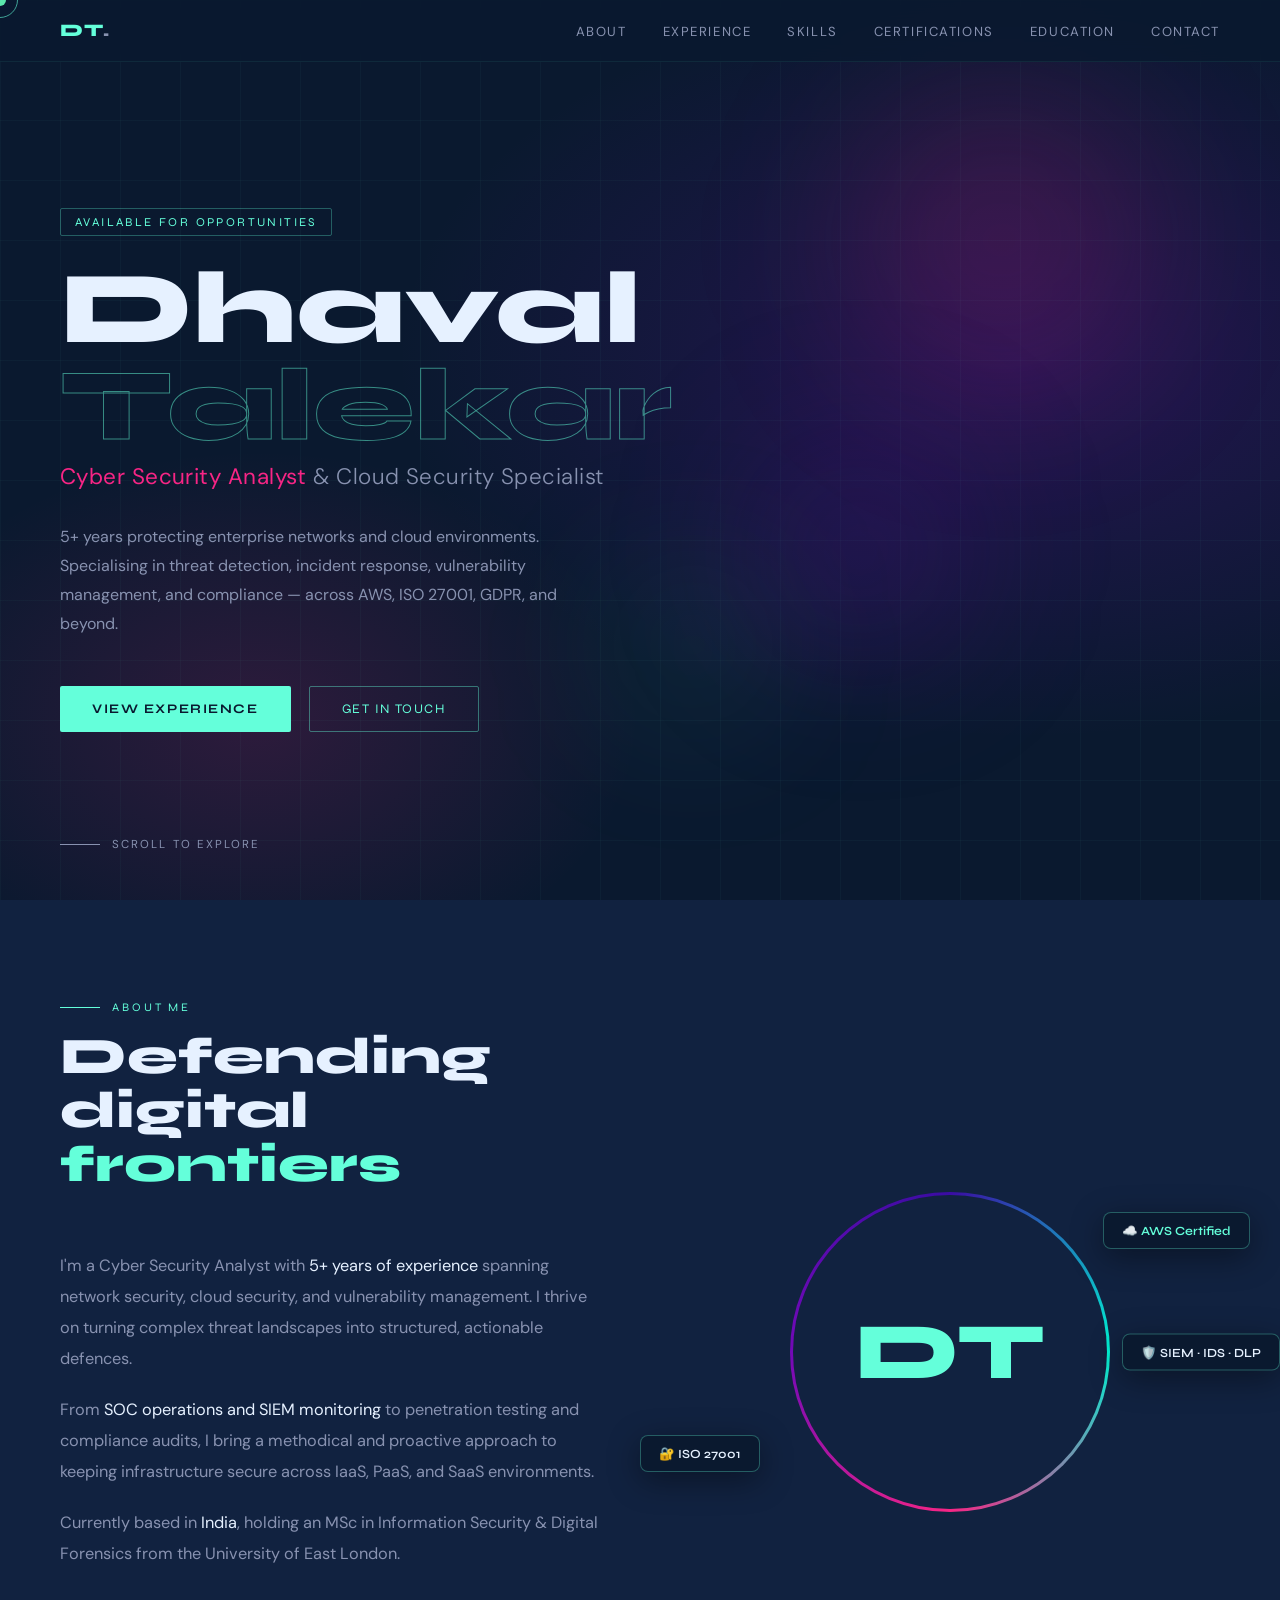
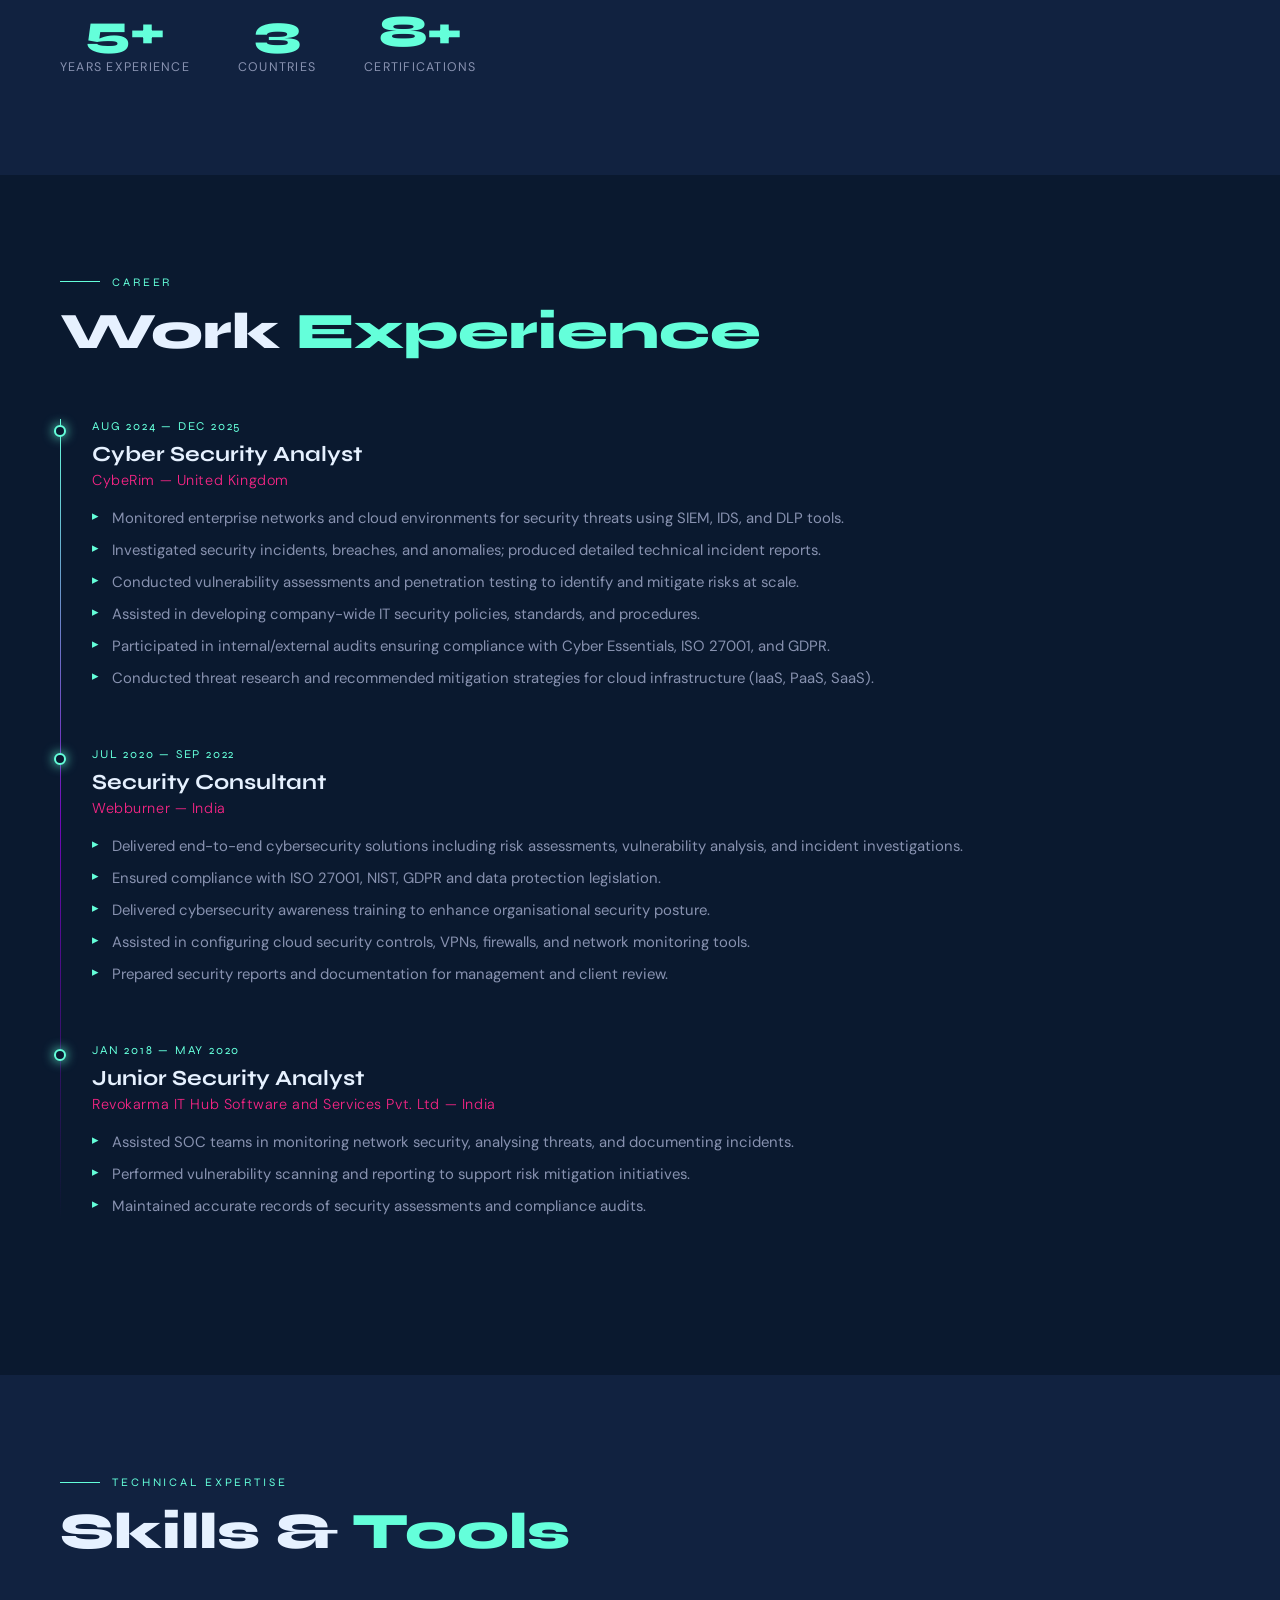
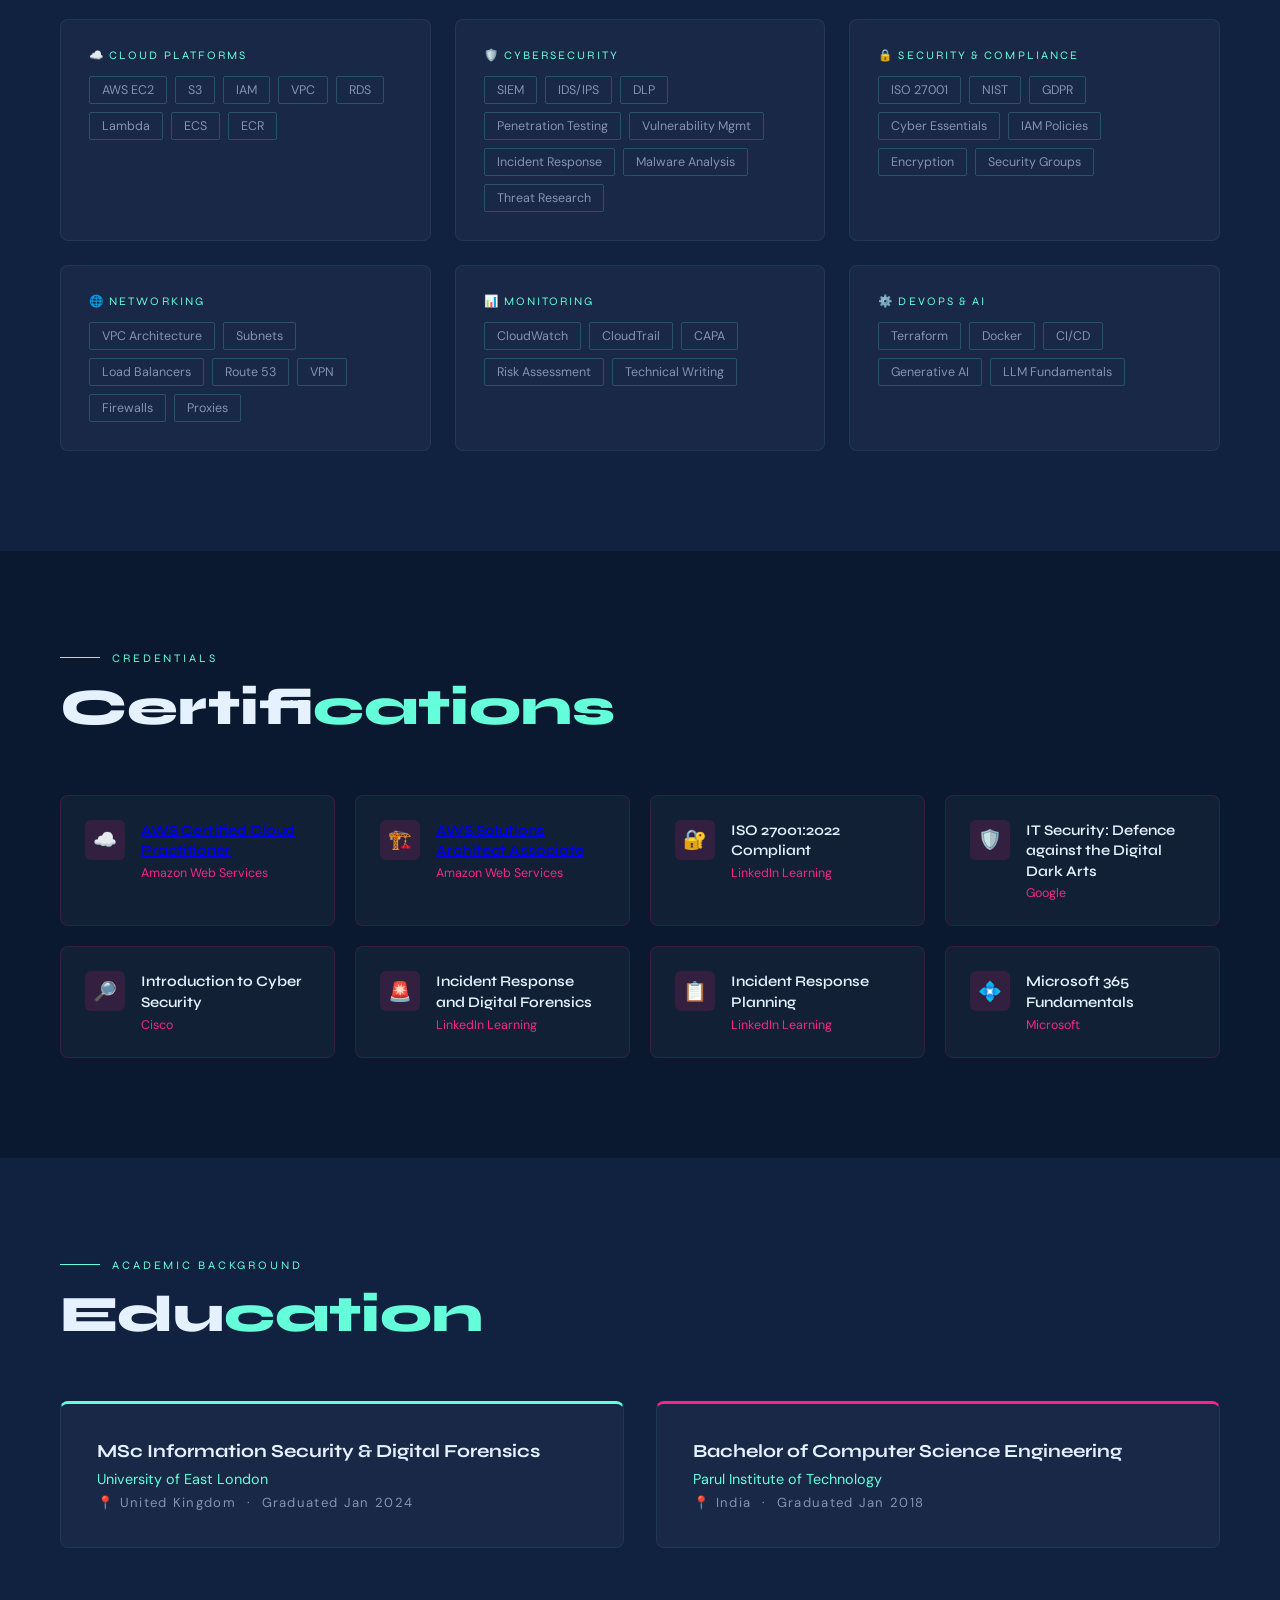
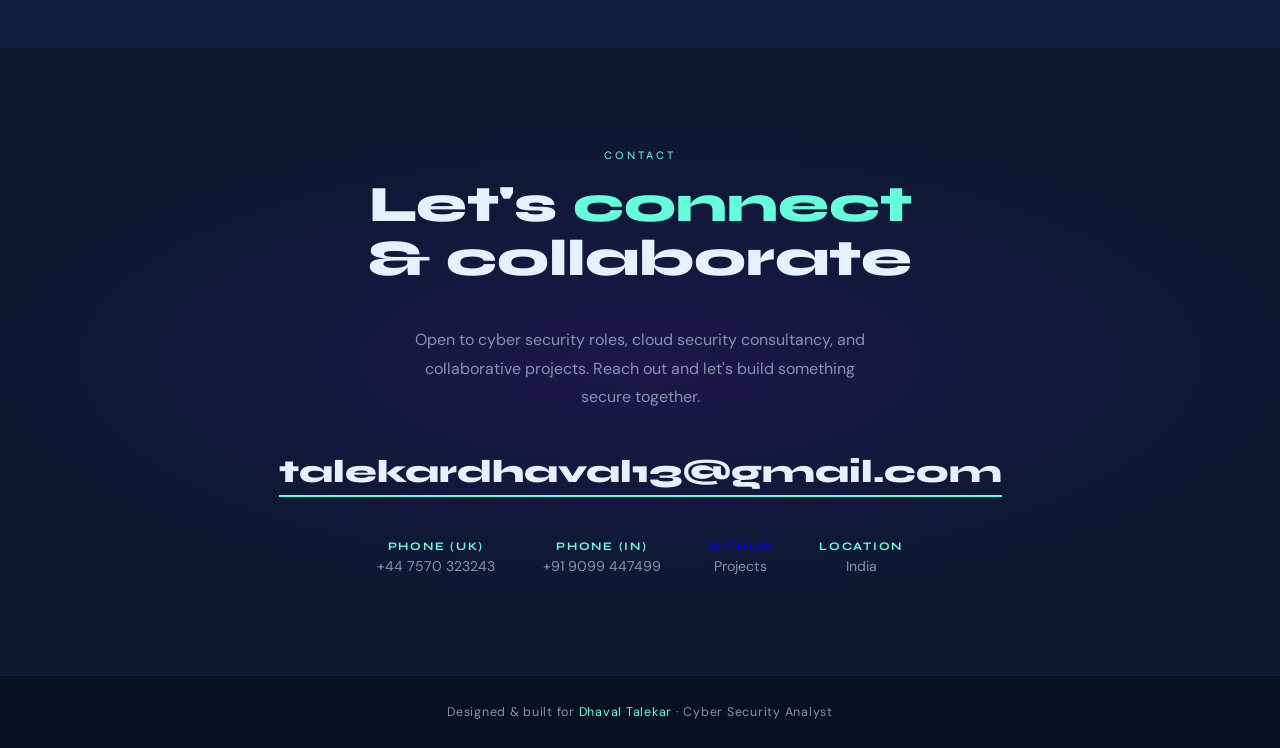
<file: index.html>
<!DOCTYPE html>
<html lang="en">
<head>
<meta charset="UTF-8" />
<meta name="viewport" content="width=device-width, initial-scale=1.0" />
<title>Dhaval Talekar (🛡️ SOC Analyst Portfolio | SIEM + AWS Projects)</title>
<link href="https://fonts.googleapis.com/css2?family=Syne:wght@400;600;700;800&family=DM+Sans:ital,wght@0,300;0,400;1,300&display=swap" rel="stylesheet" />
<style>
  *, *::before, *::after { box-sizing: border-box; margin: 0; padding: 0; }

  :root {
    --cyan:   #00f5d4;
    --blue:   #0a192f;
    --mid:    #112240;
    --accent: #64ffda;
    --pink:   #f72585;
    --purple: #7209b7;
    --white:  #e6f1ff;
    --muted:  #8892b0;
    --grad: linear-gradient(135deg, #f72585 0%, #7209b7 50%, #3a0ca3 100%);
  }

  html { scroll-behavior: smooth; }

  body {
    font-family: 'DM Sans', sans-serif;
    background: var(--blue);
    color: var(--white);
    overflow-x: hidden;
    cursor: none;
  }

  /* ── Custom Cursor ── */
  #cursor {
    position: fixed; top: 0; left: 0; width: 12px; height: 12px;
    background: var(--accent); border-radius: 50%; pointer-events: none;
    z-index: 9999; transform: translate(-50%,-50%);
    transition: transform .15s ease, background .3s;
    mix-blend-mode: difference;
  }
  #cursor-ring {
    position: fixed; top: 0; left: 0; width: 36px; height: 36px;
    border: 1.5px solid var(--accent); border-radius: 50%; pointer-events: none;
    z-index: 9998; transform: translate(-50%,-50%);
    transition: all .35s cubic-bezier(.175,.885,.32,1.275);
    opacity: .6;
  }

  /* ── Navigation ── */
  nav {
    position: fixed; top: 0; width: 100%; z-index: 900;
    display: flex; justify-content: space-between; align-items: center;
    padding: 20px 60px;
    background: rgba(10,25,47,.85); backdrop-filter: blur(12px);
    border-bottom: 1px solid rgba(100,255,218,.07);
  }
  .nav-logo {
    font-family: 'Syne', sans-serif; font-size: 1.1rem; font-weight: 800;
    color: var(--accent); letter-spacing: .08em; text-decoration: none;
  }
  .nav-links { display: flex; gap: 36px; list-style: none; }
  .nav-links a {
    font-size: .82rem; letter-spacing: .12em; text-transform: uppercase;
    color: var(--muted); text-decoration: none; transition: color .2s;
    font-weight: 400;
  }
  .nav-links a:hover { color: var(--accent); }

  /* ── Hero ── */
  #hero {
    min-height: 100vh;
    display: flex; align-items: center;
    padding: 120px 60px 80px;
    position: relative; overflow: hidden;
  }
  .hero-bg {
    position: absolute; inset: 0; z-index: 0;
    background: radial-gradient(ellipse 70% 60% at 80% 40%, rgba(114,9,183,.25) 0%, transparent 70%),
                radial-gradient(ellipse 50% 50% at 20% 80%, rgba(247,37,133,.15) 0%, transparent 60%);
  }
  .hero-grid {
    position: absolute; inset: 0; z-index: 0;
    background-image:
      linear-gradient(rgba(100,255,218,.03) 1px, transparent 1px),
      linear-gradient(90deg, rgba(100,255,218,.03) 1px, transparent 1px);
    background-size: 60px 60px;
  }
  .hero-content { position: relative; z-index: 1; max-width: 780px; }
  .hero-tag {
    display: inline-block; font-size: .75rem; letter-spacing: .2em;
    text-transform: uppercase; color: var(--accent); margin-bottom: 24px;
    padding: 6px 14px; border: 1px solid rgba(100,255,218,.3);
    border-radius: 2px; font-family: 'Syne', sans-serif;
    animation: fadeUp .8s ease both;
  }
  .hero-name {
    font-family: 'Syne', sans-serif; font-size: clamp(3.2rem, 8vw, 7rem);
    font-weight: 800; line-height: .95; margin-bottom: 8px;
    animation: fadeUp .8s ease .15s both;
  }
  .hero-name span { display: block; color: transparent;
    -webkit-text-stroke: 1px rgba(100,255,218,.5); }
  .hero-title {
    font-size: clamp(1rem, 2.5vw, 1.4rem); color: var(--muted); font-weight: 300;
    margin-bottom: 32px; letter-spacing: .02em;
    animation: fadeUp .8s ease .3s both;
  }
  .hero-title strong { color: var(--pink); font-weight: 400; }
  .hero-desc {
    font-size: 1rem; color: var(--muted); line-height: 1.8; max-width: 520px;
    margin-bottom: 48px; animation: fadeUp .8s ease .45s both;
  }
  .hero-cta {
    display: flex; gap: 18px; flex-wrap: wrap;
    animation: fadeUp .8s ease .6s both;
  }
  .btn {
    display: inline-flex; align-items: center; gap: 8px;
    padding: 14px 32px; font-family: 'Syne', sans-serif;
    font-size: .82rem; letter-spacing: .12em; text-transform: uppercase;
    text-decoration: none; border-radius: 2px; transition: all .3s;
    cursor: none;
  }
  .btn-primary {
    background: var(--accent); color: var(--blue); font-weight: 700;
  }
  .btn-primary:hover { background: #fff; transform: translateY(-2px); box-shadow: 0 12px 40px rgba(100,255,218,.3); }
  .btn-outline {
    border: 1px solid rgba(100,255,218,.4); color: var(--accent);
  }
  .btn-outline:hover { border-color: var(--accent); background: rgba(100,255,218,.06); transform: translateY(-2px); }

  .hero-scroll {
    position: absolute; bottom: 48px; left: 60px; z-index: 1;
    display: flex; align-items: center; gap: 12px;
    font-size: .72rem; letter-spacing: .18em; text-transform: uppercase;
    color: var(--muted); animation: fadeUp 1s ease .9s both;
  }
  .scroll-line {
    width: 40px; height: 1px; background: var(--muted);
    animation: scrollPulse 2s ease-in-out infinite;
  }

  /* ── Floating shapes ── */
  .shape {
    position: absolute; border-radius: 50%; filter: blur(80px);
    pointer-events: none; z-index: 0; animation: float 8s ease-in-out infinite;
  }
  .shape-1 { width: 300px; height: 300px; background: rgba(247,37,133,.15); top: 10%; right: 10%; animation-delay: 0s; }
  .shape-2 { width: 200px; height: 200px; background: rgba(114,9,183,.2); top: 50%; right: 25%; animation-delay: -3s; }
  .shape-3 { width: 150px; height: 150px; background: rgba(100,255,218,.1); bottom: 20%; right: 40%; animation-delay: -5s; }

  /* ── Section base ── */
  section { padding: 100px 60px; }
  .section-label {
    font-family: 'Syne', sans-serif; font-size: .72rem; letter-spacing: .25em;
    text-transform: uppercase; color: var(--accent); margin-bottom: 16px;
    display: flex; align-items: center; gap: 12px;
  }
  .section-label::before {
    content: ''; width: 40px; height: 1px; background: var(--accent);
  }
  .section-title {
    font-family: 'Syne', sans-serif;
    font-size: clamp(2rem, 4vw, 3.2rem); font-weight: 800;
    line-height: 1.05; margin-bottom: 60px; color: var(--white);
  }
  .section-title em { font-style: normal; color: var(--accent); }

  /* ── About ── */
  #about { background: var(--mid); }
  .about-grid {
    display: grid; grid-template-columns: 1fr 1fr; gap: 80px; align-items: center;
  }
  .about-text p { color: var(--muted); line-height: 1.9; font-size: 1.02rem; margin-bottom: 20px; }
  .about-text p strong { color: var(--white); font-weight: 400; }
  .stat-row { display: flex; gap: 48px; margin-top: 40px; }
  .stat { text-align: center; }
  .stat-num {
    font-family: 'Syne', sans-serif; font-size: 2.8rem; font-weight: 800;
    color: var(--accent); line-height: 1;
  }
  .stat-label { font-size: .78rem; color: var(--muted); letter-spacing: .1em; text-transform: uppercase; margin-top: 4px; }

  .about-visual {
    position: relative; display: flex; align-items: center; justify-content: center;
  }
  .avatar-ring {
    width: 320px; height: 320px; border-radius: 50%; position: relative;
    background: conic-gradient(from 180deg, #f72585, #7209b7, #3a0ca3, #00f5d4, #f72585);
    padding: 3px;
  }
  .avatar-inner {
    width: 100%; height: 100%; border-radius: 50%;
    background: var(--mid); display: flex; align-items: center; justify-content: center;
    font-family: 'Syne', sans-serif; font-size: 5rem; font-weight: 800;
    color: var(--accent);
  }
  .floating-badge {
    position: absolute; background: var(--blue);
    border: 1px solid rgba(100,255,218,.3); border-radius: 8px;
    padding: 10px 18px; font-size: .78rem;
    font-family: 'Syne', sans-serif; font-weight: 600;
    color: var(--white); white-space: nowrap;
    box-shadow: 0 8px 32px rgba(0,0,0,.4);
  }
  .badge-1 { top: 20px; right: -30px; color: var(--accent); animation: float 5s ease-in-out infinite; }
  .badge-2 { bottom: 40px; left: -40px; animation: float 6s ease-in-out infinite -2s; }
  .badge-3 { top: 50%; right: -60px; transform: translateY(-50%); animation: float 7s ease-in-out infinite -4s; }

  /* ── Experience ── */
  #experience { background: var(--blue); }
  .timeline { position: relative; padding-left: 32px; }
  .timeline::before {
    content: ''; position: absolute; left: 0; top: 0; bottom: 0; width: 1px;
    background: linear-gradient(to bottom, var(--accent), var(--purple), transparent);
  }
  .timeline-item { position: relative; margin-bottom: 56px; }
  .timeline-item::before {
    content: ''; position: absolute; left: -38px; top: 6px;
    width: 12px; height: 12px; border-radius: 50%;
    background: var(--blue); border: 2px solid var(--accent);
    box-shadow: 0 0 12px var(--accent);
  }
  .exp-date {
    font-size: .75rem; letter-spacing: .15em; text-transform: uppercase;
    color: var(--accent); margin-bottom: 8px; font-family: 'Syne', sans-serif;
  }
  .exp-role {
    font-family: 'Syne', sans-serif; font-size: 1.35rem; font-weight: 700;
    color: var(--white); margin-bottom: 4px;
  }
  .exp-company {
    font-size: .9rem; color: var(--pink); margin-bottom: 16px; font-weight: 300; letter-spacing: .04em;
  }
  .exp-bullets { list-style: none; padding: 0; }
  .exp-bullets li {
    color: var(--muted); font-size: .93rem; line-height: 1.75;
    padding-left: 20px; position: relative; margin-bottom: 6px;
  }
  .exp-bullets li::before {
    content: '▸'; position: absolute; left: 0; color: var(--accent); font-size: .8rem;
  }

  /* ── Skills ── */
  #skills { background: var(--mid); }
  .skills-grid { display: grid; grid-template-columns: repeat(auto-fill, minmax(280px, 1fr)); gap: 24px; }
  .skill-card {
    background: rgba(255,255,255,.03); border: 1px solid rgba(100,255,218,.08);
    border-radius: 8px; padding: 28px;
    transition: all .3s; position: relative; overflow: hidden;
  }
  .skill-card::before {
    content: ''; position: absolute; inset: 0;
    background: linear-gradient(135deg, rgba(100,255,218,.05) 0%, transparent 60%);
    opacity: 0; transition: opacity .3s;
  }
  .skill-card:hover { border-color: rgba(100,255,218,.3); transform: translateY(-4px); }
  .skill-card:hover::before { opacity: 1; }
  .skill-category {
    font-family: 'Syne', sans-serif; font-size: .72rem; letter-spacing: .18em;
    text-transform: uppercase; color: var(--accent); margin-bottom: 14px;
  }
  .skill-tags { display: flex; flex-wrap: wrap; gap: 8px; }
  .skill-tag {
    font-size: .78rem; padding: 5px 12px;
    border: 1px solid rgba(100,255,218,.2); border-radius: 2px;
    color: var(--muted); transition: all .2s;
  }
  .skill-tag:hover { color: var(--accent); border-color: var(--accent); }

  /* ── Certifications ── */
  #certs { background: var(--blue); }
  .certs-grid { display: grid; grid-template-columns: repeat(auto-fill, minmax(260px, 1fr)); gap: 20px; }
  .cert-card {
    background: rgba(255,255,255,.03); border: 1px solid rgba(247,37,133,.15);
    border-radius: 8px; padding: 24px;
    display: flex; align-items: flex-start; gap: 16px;
    transition: all .3s;
  }
  .cert-card:hover { border-color: rgba(247,37,133,.4); transform: translateY(-3px); background: rgba(247,37,133,.04); }
  .cert-icon {
    width: 40px; height: 40px; flex-shrink: 0;
    background: rgba(247,37,133,.15); border-radius: 6px;
    display: flex; align-items: center; justify-content: center;
    font-size: 1.2rem;
  }
  .cert-name { font-family: 'Syne', sans-serif; font-size: .92rem; font-weight: 600; color: var(--white); line-height: 1.4; }
  .cert-org { font-size: .78rem; color: var(--pink); margin-top: 4px; }

  /* ── Education ── */
  #education { background: var(--mid); }
  .edu-grid { display: grid; grid-template-columns: 1fr 1fr; gap: 32px; }
  .edu-card {
    background: rgba(255,255,255,.03); border: 1px solid rgba(100,255,218,.08);
    border-radius: 8px; padding: 36px;
    border-top: 3px solid var(--accent);
    transition: all .3s;
  }
  .edu-card:hover { transform: translateY(-4px); box-shadow: 0 20px 60px rgba(0,0,0,.3); }
  .edu-degree { font-family: 'Syne', sans-serif; font-size: 1.15rem; font-weight: 700; color: var(--white); margin-bottom: 8px; }
  .edu-school { color: var(--accent); font-size: .9rem; margin-bottom: 6px; }
  .edu-year { color: var(--muted); font-size: .82rem; letter-spacing: .1em; }

  /* ── Contact ── */
  #contact {
    background: var(--blue);
    text-align: center;
    position: relative; overflow: hidden;
  }
  #contact .hero-bg {
    background: radial-gradient(ellipse 80% 60% at 50% 50%, rgba(114,9,183,.2) 0%, transparent 70%);
  }
  #contact .section-label { justify-content: center; }
  #contact .section-label::before { display: none; }
  .contact-email {
    font-family: 'Syne', sans-serif; font-size: clamp(1.2rem, 3vw, 2rem);
    font-weight: 800; color: var(--white); text-decoration: none;
    border-bottom: 2px solid var(--accent); padding-bottom: 4px;
    transition: color .2s;
  }
  .contact-email:hover { color: var(--accent); }
  .contact-meta { display: flex; gap: 48px; justify-content: center; margin-top: 48px; flex-wrap: wrap; }
  .contact-item { font-size: .88rem; color: var(--muted); }
  .contact-item strong { display: block; color: var(--accent); font-family: 'Syne', sans-serif; font-size: .72rem; letter-spacing: .15em; text-transform: uppercase; margin-bottom: 4px; }

  /* ── Footer ── */
  footer {
    background: rgba(0,0,0,.3); border-top: 1px solid rgba(100,255,218,.07);
    text-align: center; padding: 28px;
    font-size: .78rem; color: var(--muted); letter-spacing: .06em;
  }
  footer span { color: var(--accent); }

  /* ── Animations ── */
  @keyframes fadeUp {
    from { opacity: 0; transform: translateY(30px); }
    to   { opacity: 1; transform: translateY(0); }
  }
  @keyframes float {
    0%, 100% { transform: translateY(0px); }
    50%       { transform: translateY(-18px); }
  }
  @keyframes scrollPulse {
    0%, 100% { width: 40px; opacity: 1; }
    50%       { width: 60px; opacity: .5; }
  }
  @keyframes spin {
    from { transform: rotate(0deg); }
    to   { transform: rotate(360deg); }
  }

  .reveal { opacity: 0; transform: translateY(40px); transition: all .7s cubic-bezier(.165,.84,.44,1); }
  .reveal.visible { opacity: 1; transform: none; }

  /* ── Mobile ── */
  @media (max-width: 768px) {
    nav { padding: 16px 24px; }
    .nav-links { display: none; }
    section { padding: 80px 24px; }
    #hero { padding: 100px 24px 60px; }
    .hero-scroll { left: 24px; }
    .about-grid, .edu-grid { grid-template-columns: 1fr; }
    .about-visual { margin-top: 48px; }
    .stat-row { gap: 28px; }
    .avatar-ring { width: 240px; height: 240px; }
    .floating-badge { display: none; }
  }
</style>
</head>
<body>

<div id="cursor"></div>
<div id="cursor-ring"></div>

<!-- NAV -->
<nav>
  <a class="nav-logo" href="#hero">DT<span style="color:var(--muted)">.</span></a>
  <ul class="nav-links">
    <li><a href="#about">About</a></li>
    <li><a href="#experience">Experience</a></li>
    <li><a href="#skills">Skills</a></li>
    <li><a href="#certs">Certifications</a></li>
    <li><a href="#education">Education</a></li>
    <li><a href="#contact">Contact</a></li>
  </ul>
</nav>

<!-- HERO -->
<section id="hero">
  <div class="hero-bg"></div>
  <div class="hero-grid"></div>
  <div class="shape shape-1"></div>
  <div class="shape shape-2"></div>
  <div class="shape shape-3"></div>
  <div class="hero-content">
    <div class="hero-tag">Available for opportunities</div>
    <h1 class="hero-name">
      Dhaval
      <span>Talekar</span>
    </h1>
    <p class="hero-title">
      <strong>Cyber Security Analyst</strong> &amp; Cloud Security Specialist
    </p>
    <p class="hero-desc">
      5+ years protecting enterprise networks and cloud environments. Specialising in threat detection, incident response, vulnerability management, and compliance — across AWS, ISO 27001, GDPR, and beyond.
    </p>
    <div class="hero-cta">
      <a href="#experience" class="btn btn-primary">View Experience</a>
      <a href="#contact" class="btn btn-outline">Get In Touch</a>
    </div>
  </div>
  <div class="hero-scroll">
    <div class="scroll-line"></div>
    Scroll to explore
  </div>
</section>

<!-- ABOUT -->
<section id="about">
  <div class="reveal">
    <div class="section-label">About Me</div>
    <div class="about-grid">
      <div class="about-text">
        <h2 class="section-title">Defending digital <em>frontiers</em></h2>
        <p>I'm a Cyber Security Analyst with <strong>5+ years of experience</strong> spanning network security, cloud security, and vulnerability management. I thrive on turning complex threat landscapes into structured, actionable defences.</p>
        <p>From <strong>SOC operations and SIEM monitoring</strong> to penetration testing and compliance audits, I bring a methodical and proactive approach to keeping infrastructure secure across IaaS, PaaS, and SaaS environments.</p>
        <p>Currently based in <strong>India</strong>, holding an MSc in Information Security &amp; Digital Forensics from the University of East London.</p>
        <div class="stat-row">
          <div class="stat"><div class="stat-num">5+</div><div class="stat-label">Years Experience</div></div>
          <div class="stat"><div class="stat-num">3</div><div class="stat-label">Countries</div></div>
          <div class="stat"><div class="stat-num">8+</div><div class="stat-label">Certifications</div></div>
        </div>
      </div>
      <div class="about-visual">
        <div class="avatar-ring" style="animation: spin 12s linear infinite;">
          <div class="avatar-inner">DT</div>
        </div>
        <div class="floating-badge badge-1">☁️ AWS Certified</div>
        <div class="floating-badge badge-2">🔐 ISO 27001</div>
        <div class="floating-badge badge-3">🛡️ SIEM · IDS · DLP</div>
      </div>
    </div>
  </div>
</section>

<!-- EXPERIENCE -->
<section id="experience">
  <div class="reveal">
    <div class="section-label">Career</div>
    <h2 class="section-title">Work <em>Experience</em></h2>
    <div class="timeline">

      <div class="timeline-item reveal">
        <div class="exp-date">Aug 2024 — Dec 2025</div>
        <div class="exp-role">Cyber Security Analyst</div>
        <div class="exp-company">CybeRim — United Kingdom</div>
        <ul class="exp-bullets">
          <li>Monitored enterprise networks and cloud environments for security threats using SIEM, IDS, and DLP tools.</li>
          <li>Investigated security incidents, breaches, and anomalies; produced detailed technical incident reports.</li>
          <li>Conducted vulnerability assessments and penetration testing to identify and mitigate risks at scale.</li>
          <li>Assisted in developing company-wide IT security policies, standards, and procedures.</li>
          <li>Participated in internal/external audits ensuring compliance with Cyber Essentials, ISO 27001, and GDPR.</li>
          <li>Conducted threat research and recommended mitigation strategies for cloud infrastructure (IaaS, PaaS, SaaS).</li>
        </ul>
      </div>

      <div class="timeline-item reveal">
        <div class="exp-date">Jul 2020 — Sep 2022</div>
        <div class="exp-role">Security Consultant</div>
        <div class="exp-company">Webburner — India</div>
        <ul class="exp-bullets">
          <li>Delivered end-to-end cybersecurity solutions including risk assessments, vulnerability analysis, and incident investigations.</li>
          <li>Ensured compliance with ISO 27001, NIST, GDPR and data protection legislation.</li>
          <li>Delivered cybersecurity awareness training to enhance organisational security posture.</li>
          <li>Assisted in configuring cloud security controls, VPNs, firewalls, and network monitoring tools.</li>
          <li>Prepared security reports and documentation for management and client review.</li>
        </ul>
      </div>

      <div class="timeline-item reveal">
        <div class="exp-date">Jan 2018 — May 2020</div>
        <div class="exp-role">Junior Security Analyst</div>
        <div class="exp-company">Revokarma IT Hub Software and Services Pvt. Ltd — India</div>
        <ul class="exp-bullets">
          <li>Assisted SOC teams in monitoring network security, analysing threats, and documenting incidents.</li>
          <li>Performed vulnerability scanning and reporting to support risk mitigation initiatives.</li>
          <li>Maintained accurate records of security assessments and compliance audits.</li>
        </ul>
      </div>

    </div>
  </div>
</section>

<!-- SKILLS -->
<section id="skills">
  <div class="reveal">
    <div class="section-label">Technical Expertise</div>
    <h2 class="section-title">Skills &amp; <em>Tools</em></h2>
    <div class="skills-grid">
      <div class="skill-card reveal">
        <div class="skill-category">☁️ Cloud Platforms</div>
        <div class="skill-tags">
          <span class="skill-tag">AWS EC2</span><span class="skill-tag">S3</span>
          <span class="skill-tag">IAM</span><span class="skill-tag">VPC</span>
          <span class="skill-tag">RDS</span><span class="skill-tag">Lambda</span>
          <span class="skill-tag">ECS</span><span class="skill-tag">ECR</span>
        </div>
      </div>
      <div class="skill-card reveal">
        <div class="skill-category">🛡️ Cybersecurity</div>
        <div class="skill-tags">
          <span class="skill-tag">SIEM</span><span class="skill-tag">IDS/IPS</span>
          <span class="skill-tag">DLP</span><span class="skill-tag">Penetration Testing</span>
          <span class="skill-tag">Vulnerability Mgmt</span><span class="skill-tag">Incident Response</span>
          <span class="skill-tag">Malware Analysis</span><span class="skill-tag">Threat Research</span>
        </div>
      </div>
      <div class="skill-card reveal">
        <div class="skill-category">🔒 Security & Compliance</div>
        <div class="skill-tags">
          <span class="skill-tag">ISO 27001</span><span class="skill-tag">NIST</span>
          <span class="skill-tag">GDPR</span><span class="skill-tag">Cyber Essentials</span>
          <span class="skill-tag">IAM Policies</span><span class="skill-tag">Encryption</span>
          <span class="skill-tag">Security Groups</span>
        </div>
      </div>
      <div class="skill-card reveal">
        <div class="skill-category">🌐 Networking</div>
        <div class="skill-tags">
          <span class="skill-tag">VPC Architecture</span><span class="skill-tag">Subnets</span>
          <span class="skill-tag">Load Balancers</span><span class="skill-tag">Route 53</span>
          <span class="skill-tag">VPN</span><span class="skill-tag">Firewalls</span>
          <span class="skill-tag">Proxies</span>
        </div>
      </div>
      <div class="skill-card reveal">
        <div class="skill-category">📊 Monitoring</div>
        <div class="skill-tags">
          <span class="skill-tag">CloudWatch</span><span class="skill-tag">CloudTrail</span>
          <span class="skill-tag">CAPA</span><span class="skill-tag">Risk Assessment</span>
          <span class="skill-tag">Technical Writing</span>
        </div>
      </div>
      <div class="skill-card reveal">
        <div class="skill-category">⚙️ DevOps & AI</div>
        <div class="skill-tags">
          <span class="skill-tag">Terraform</span><span class="skill-tag">Docker</span>
          <span class="skill-tag">CI/CD</span><span class="skill-tag">Generative AI</span>
          <span class="skill-tag">LLM Fundamentals</span>
        </div>
      </div>
    </div>
  </div>
</section>

<!-- CERTIFICATIONS -->
<section id="certs">
  <div class="reveal">
    <div class="section-label">Credentials</div>
    <h2 class="section-title">Certifi<em>cations</em></h2>
    <div class="certs-grid">
      <div class="cert-card reveal">
        <div class="cert-icon">☁️</div><div>
<div class="cert-name">
  <a href="https://www.credly.com/badges/92451416-b86c-44fd-b280-673cbcdc0c3f/public_url" target="_blank">
    AWS Certified Cloud Practitioner
  </a>
</div>
       <div class="cert-org">Amazon Web Services</div></div> </div>
        <div class="cert-card reveal">
        <div class="cert-icon">🏗️</div>
        <div><div class="cert-name">
  <a href="https://www.credly.com/badges/bf2b5799-3e71-4f9e-b9b7-9a84b1d9206f/public_url" target="_blank">
    AWS Solutions Architect Associate
  </a>
</div>
        <div class="cert-org">Amazon Web Services</div></div> </div>
      <div class="cert-card reveal">
        <div class="cert-icon">🔐</div>
        <div><div class="cert-name">ISO 27001:2022 Compliant</div><div class="cert-org">LinkedIn Learning</div></div>
      </div>
      <div class="cert-card reveal">
        <div class="cert-icon">🛡️</div>
        <div><div class="cert-name">IT Security: Defence against the Digital Dark Arts</div><div class="cert-org">Google</div></div>
      </div>
      <div class="cert-card reveal">
        <div class="cert-icon">🔎</div>
        <div><div class="cert-name">Introduction to Cyber Security</div><div class="cert-org">Cisco</div></div>
      </div>
      <div class="cert-card reveal">
        <div class="cert-icon">🚨</div>
        <div><div class="cert-name">Incident Response and Digital Forensics</div><div class="cert-org">LinkedIn Learning</div></div>
      </div>
      <div class="cert-card reveal">
        <div class="cert-icon">📋</div>
        <div><div class="cert-name">Incident Response Planning</div><div class="cert-org">LinkedIn Learning</div></div>
      </div>
      <div class="cert-card reveal">
        <div class="cert-icon">💠</div>
        <div><div class="cert-name">Microsoft 365 Fundamentals</div><div class="cert-org">Microsoft</div></div>
      </div>
    </div>
  </div>
</section>

<!-- EDUCATION -->
<section id="education">
  <div class="reveal">
    <div class="section-label">Academic Background</div>
    <h2 class="section-title">Edu<em>cation</em></h2>
    <div class="edu-grid">
      <div class="edu-card reveal">
        <div class="edu-degree">MSc Information Security &amp; Digital Forensics</div>
        <div class="edu-school">University of East London</div>
        <div class="edu-year">📍 United Kingdom &nbsp;·&nbsp; Graduated Jan 2024</div>
      </div>
      <div class="edu-card reveal" style="border-top-color: var(--pink);">
        <div class="edu-degree">Bachelor of Computer Science Engineering</div>
        <div class="edu-school">Parul Institute of Technology</div>
        <div class="edu-year">📍 India &nbsp;·&nbsp; Graduated Jan 2018</div>
      </div>
    </div>
  </div>
</section>

<!-- CONTACT -->
<section id="contact">
  <div class="hero-bg"></div>
  <div style="position:relative;z-index:1;">
    <div class="section-label reveal">Contact</div>
    <h2 class="section-title reveal" style="text-align:center;max-width:600px;margin:0 auto 40px;">Let's <em>connect</em> &amp; collaborate</h2>
    <p class="reveal" style="color:var(--muted);text-align:center;max-width:460px;margin:0 auto 40px;line-height:1.8;">
      Open to cyber security roles, cloud security consultancy, and collaborative projects. Reach out and let's build something secure together.
    </p>
    <div style="text-align:center;" class="reveal">
      <a href="mailto:talekardhaval13@gmail.com" class="contact-email">talekardhaval13@gmail.com</a>
    </div>
    <div class="contact-meta reveal">
      <div class="contact-item"><strong>Phone (UK)</strong>+44 7570 323243</div>
      <div class="contact-item"><strong>Phone (IN)</strong>+91 9099 447499</div>
      <div class="contact-item"><strong><a href="https://github.com/dhavalnt19">GitHub</a></strong>Projects</div>
      <div class="contact-item"><strong>Location</strong>India</div>
    </div>
  </div>
</section>

<!-- FOOTER -->
<footer>
  Designed &amp; built for <span>Dhaval Talekar</span> · Cyber Security Analyst
</footer>

<script>
  // Cursor
  const cursor = document.getElementById('cursor');
  const ring   = document.getElementById('cursor-ring');
  let mx = 0, my = 0, rx = 0, ry = 0;
  document.addEventListener('mousemove', e => { mx = e.clientX; my = e.clientY; });
  (function animCursor() {
    rx += (mx - rx) * .12; ry += (my - ry) * .12;
    cursor.style.left = mx + 'px'; cursor.style.top = my + 'px';
    ring.style.left   = rx + 'px'; ring.style.top   = ry + 'px';
    requestAnimationFrame(animCursor);
  })();
  document.querySelectorAll('a, button, .skill-tag, .cert-card').forEach(el => {
    el.addEventListener('mouseenter', () => { cursor.style.transform = 'translate(-50%,-50%) scale(2)'; ring.style.transform = 'translate(-50%,-50%) scale(1.5)'; });
    el.addEventListener('mouseleave', () => { cursor.style.transform = 'translate(-50%,-50%) scale(1)'; ring.style.transform = 'translate(-50%,-50%) scale(1)'; });
  });

  // Scroll reveal
  const observer = new IntersectionObserver(entries => {
    entries.forEach(e => { if (e.isIntersecting) e.target.classList.add('visible'); });
  }, { threshold: .12 });
  document.querySelectorAll('.reveal').forEach((el, i) => {
    el.style.transitionDelay = (i % 4) * .08 + 's';
    observer.observe(el);
  });
</script>
</body>
</html>
</file>
